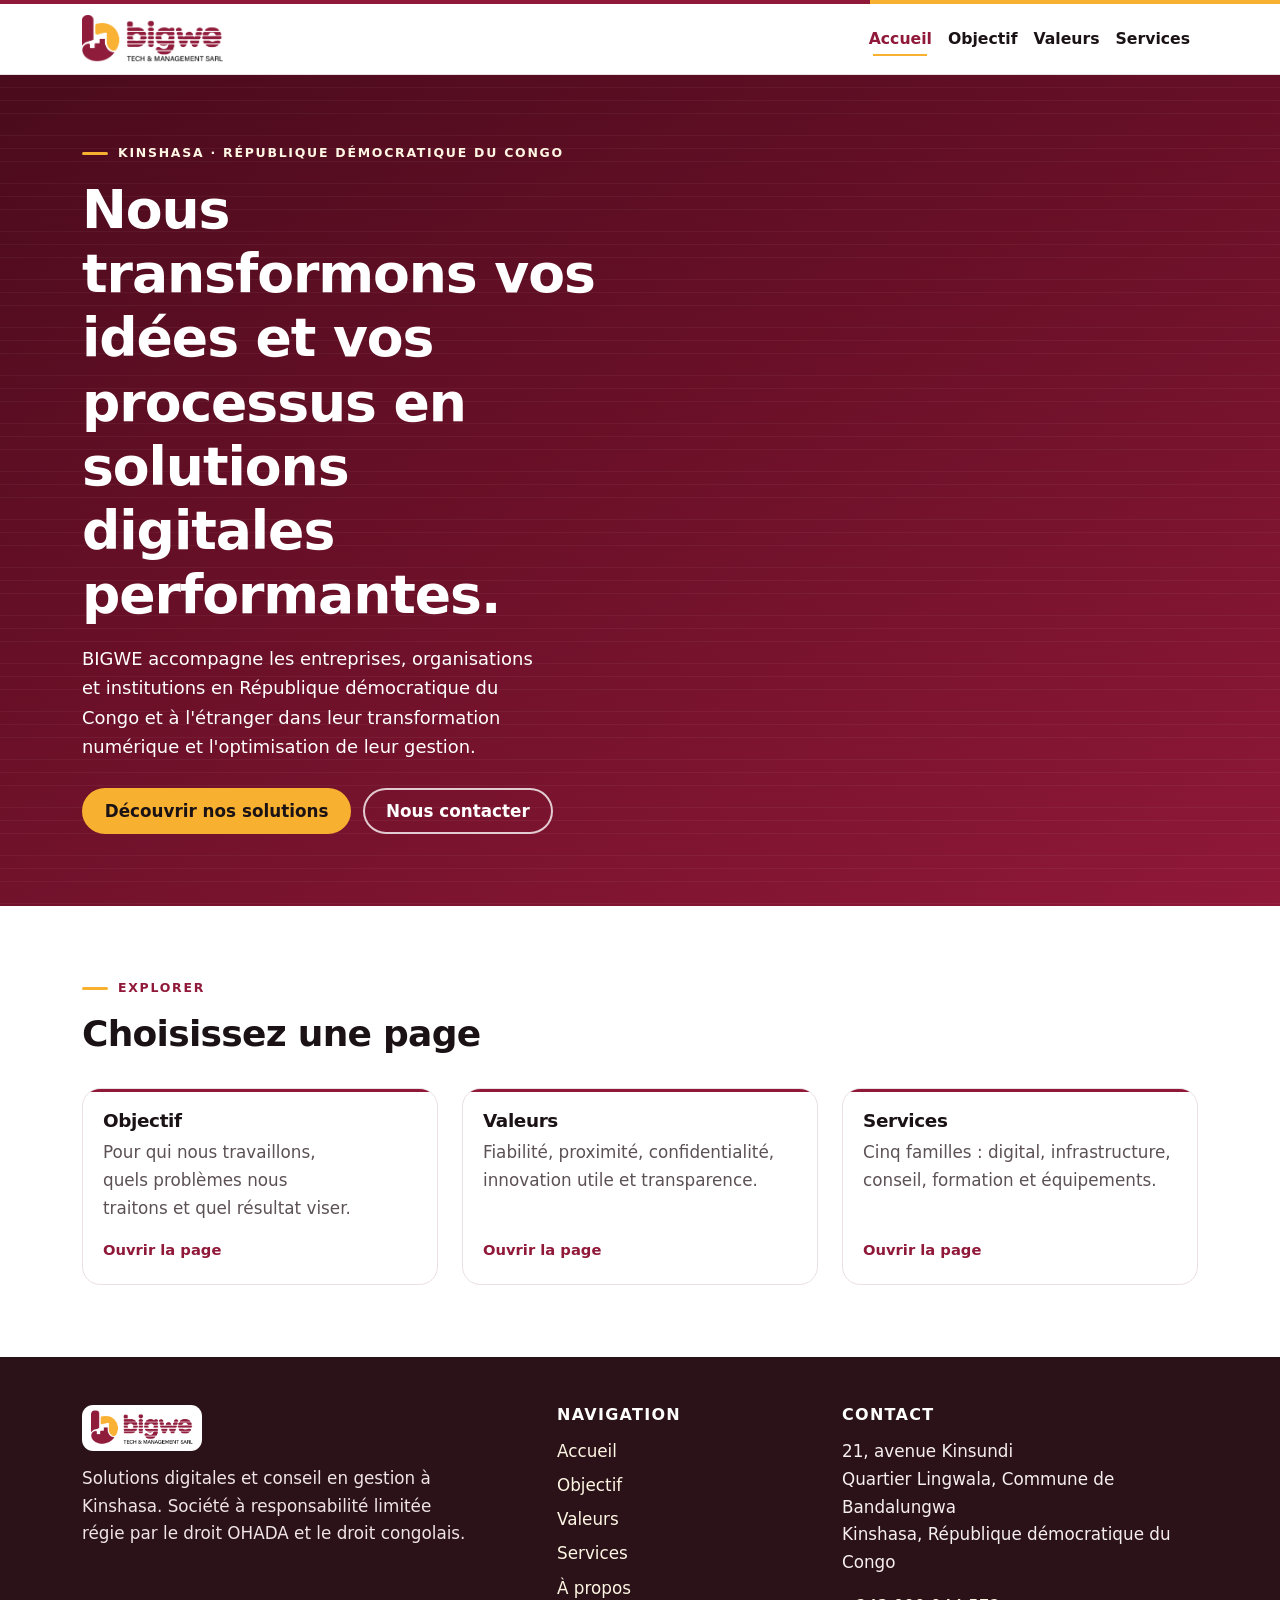
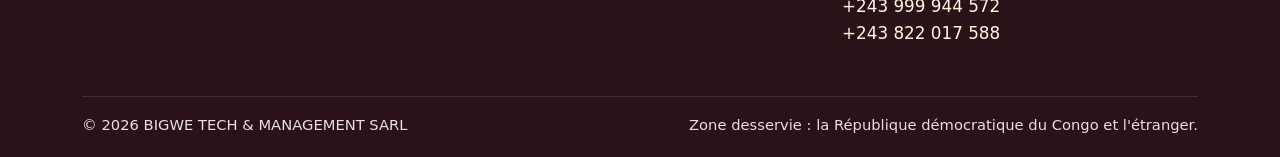
<file: index.html>
<!DOCTYPE html>
<html lang="fr">
<head>
  <meta charset="utf-8">
  <meta name="viewport" content="width=device-width, initial-scale=1">
  <title>BIGWE Tech &amp; Management | Solutions digitales à Kinshasa</title>
  <meta name="description" content="BIGWE Tech &amp; Management accompagne les entreprises en RDC dans le développement logiciel, la transformation numérique, les systèmes informatiques et le conseil en gestion.">
  <meta name="robots" content="index, follow">
  <meta name="theme-color" content="#901838">
  <meta name="referrer" content="strict-origin-when-cross-origin">
  <link rel="canonical" href="https://williambobia.github.io/bigwe/">
  <meta property="og:type" content="website">
  <meta property="og:locale" content="fr_FR">
  <meta property="og:site_name" content="BIGWE Tech &amp; Management">
  <meta property="og:url" content="https://williambobia.github.io/bigwe/">
  <meta property="og:title" content="BIGWE Tech &amp; Management | Solutions digitales à Kinshasa">
  <meta property="og:description" content="Développement logiciel, transformation numérique et conseil en gestion pour les organisations en République démocratique du Congo.">
  <meta property="og:image" content="https://williambobia.github.io/bigwe/images/logo-mark.png">
  <meta name="twitter:card" content="summary_large_image">
  <meta name="twitter:title" content="BIGWE Tech &amp; Management | Solutions digitales à Kinshasa">
  <meta name="twitter:description" content="Développement logiciel, transformation numérique et conseil en gestion pour les organisations en RDC.">
  <meta name="twitter:image" content="https://williambobia.github.io/bigwe/images/logo-mark.png">
  <meta http-equiv="Content-Security-Policy" content="default-src 'self'; script-src 'self' 'sha256-0LVv0d1uG2z0RR/SldttPPXPJvM5B0c9DJwjUhw8Ma8='; style-src 'self'; img-src 'self' data:; font-src 'self'; connect-src 'none'; object-src 'none'; base-uri 'self'; form-action 'none'; frame-src 'none'">
  <link rel="icon" href="favicon/favicon.ico" sizes="any">
  <link rel="icon" type="image/png" sizes="32x32" href="favicon/favicon-32.png">
  <link rel="apple-touch-icon" href="favicon/apple-touch-icon.png">
  <link rel="manifest" href="site.webmanifest">
  <link rel="stylesheet" href="vendor/bootstrap/bootstrap.min.css">
  <link rel="stylesheet" href="css/style.css">
  <script type="application/ld+json">{"@context":"https://schema.org","@type":"ProfessionalService","name":"BIGWE TECH & MANAGEMENT SARL","url":"https://williambobia.github.io/bigwe/","image":"https://williambobia.github.io/bigwe/images/logo-mark.png","telephone":["+243999944572","+243822017588"],"address":{"@type":"PostalAddress","streetAddress":"21, avenue Kinsundi, Quartier Lingwala","addressLocality":"Kinshasa","addressCountry":"CD"},"areaServed":[{"@type":"City","name":"Kinshasa"},{"@type":"Country","name":"République démocratique du Congo"}],"description":"BIGWE Tech & Management accompagne les entreprises en RDC dans le développement logiciel, la transformation numérique, les systèmes informatiques et le conseil en gestion."}</script>
</head>
<body>
  <a class="skip-link" href="#contenu">Aller au contenu</a>
  <header class="site-header" data-header>
    <nav class="navbar navbar-expand-lg navbar-light" aria-label="Navigation principale">
      <div class="container">
        <a class="navbar-brand" href="index.html">
          <img src="images/logo.png" alt="BIGWE Tech &amp; Management SARL" width="141" height="48">
        </a>
        <button class="navbar-toggler nav-toggle" type="button" data-nav-toggle aria-controls="navMain" aria-expanded="false" aria-label="Ouvrir le menu">
          <span class="nav-toggle-bars" aria-hidden="true"></span>
        </button>
        <div class="collapse navbar-collapse" id="navMain">
          <ul class="navbar-nav ms-lg-auto">
            <li class="nav-item"><a class="nav-link" href="index.html" aria-current="page">Accueil</a></li>
            <li class="nav-item"><a class="nav-link" href="objectif.html">Objectif</a></li>
            <li class="nav-item"><a class="nav-link" href="valeurs.html">Valeurs</a></li>
            <li class="nav-item"><a class="nav-link" href="services.html">Services</a></li>
          </ul>
        </div>
      </div>
    </nav>
  </header>

  <main id="contenu">
    <section class="hero">
      <div class="hero-stripes" aria-hidden="true"></div>
      <div class="container">
        <div class="row align-items-center g-4 g-lg-5">
          <div class="col-lg-6">
            <div class="hero-copy">
              <p class="eyebrow">Kinshasa · République démocratique du Congo</p>
              <h1>Nous transformons vos idées et vos processus en solutions digitales performantes.</h1>
              <p class="lead">BIGWE accompagne les entreprises, organisations et institutions en République démocratique du Congo et à l'étranger dans leur transformation numérique et l'optimisation de leur gestion.</p>
              <div class="hero-actions">
                <a class="btn-brand btn-gold" href="services.html">Découvrir nos solutions</a>
                <a class="btn-brand btn-line" href="https://wa.me/243822017588?text=Bonjour%20BIGWE%2C%20je%20souhaite%20vous%20contacter." target="_blank" rel="noopener noreferrer">Nous contacter</a>
              </div>
            </div>
          </div>
          <div class="col-lg-6">
            <div class="hero-panel">
              <div class="hero-panel-stripes" aria-hidden="true"></div>
              <img src="images/logo.png" alt="" width="460" height="156">
            </div>
          </div>
        </div>
      </div>
    </section>

    <section class="section" aria-labelledby="portes-titre">
      <div class="container">
        <div class="section-head">
          <p class="kicker">Explorer</p>
          <h2 id="portes-titre">Choisissez une page</h2>
        </div>
        <div class="row g-4">
          <div class="col-md-6 col-lg-4 reveal">
            <a class="domain-card" href="objectif.html">
              <h3>Objectif</h3>
              <p>Pour qui nous travaillons, quels problèmes nous traitons et quel résultat viser.</p>
              <span class="more">Ouvrir la page</span>
            </a>
          </div>
          <div class="col-md-6 col-lg-4 reveal">
            <a class="domain-card" href="valeurs.html">
              <h3>Valeurs</h3>
              <p>Fiabilité, proximité, confidentialité, innovation utile et transparence.</p>
              <span class="more">Ouvrir la page</span>
            </a>
          </div>
          <div class="col-md-6 col-lg-4 reveal">
            <a class="domain-card" href="services.html">
              <h3>Services</h3>
              <p>Cinq familles : digital, infrastructure, conseil, formation et équipements.</p>
              <span class="more">Ouvrir la page</span>
            </a>
          </div>
        </div>
      </div>
    </section>
  </main>

  <footer class="site-footer">
    <div class="container">
      <div class="row g-4">
        <div class="col-lg-5 footer-brand">
          <a href="index.html"><img class="footer-logo" src="images/logo.png" alt="BIGWE Tech &amp; Management SARL" width="132" height="45"></a>
          <p>Solutions digitales et conseil en gestion à Kinshasa. Société à responsabilité limitée régie par le droit OHADA et le droit congolais.</p>
        </div>
        <div class="col-6 col-lg-3">
          <h2>Navigation</h2>
          <ul>
            <li><a href="index.html">Accueil</a></li>
            <li><a href="objectif.html">Objectif</a></li>
            <li><a href="valeurs.html">Valeurs</a></li>
            <li><a href="services.html">Services</a></li>
            <li><a href="about.html">À propos</a></li>
          </ul>
        </div>
        <div class="col-6 col-lg-4" id="contact">
          <h2>Contact</h2>
          <address>
            21, avenue Kinsundi<br>
            Quartier Lingwala, Commune de Bandalungwa<br>
            Kinshasa, République démocratique du Congo
          </address>
          <p>
            <a href="tel:+243999944572">+243 999 944 572</a><br>
            <a href="tel:+243822017588">+243 822 017 588</a>
          </p>
        </div>
      </div>
      <div class="footer-bottom">
        <p>© <span data-year>2026</span> BIGWE TECH &amp; MANAGEMENT SARL</p>
        <p>Zone desservie : la République démocratique du Congo et l'étranger.</p>
      </div>
    </div>
  </footer>
  <script src="js/script.js" defer></script>
</body>
</html>
</file>
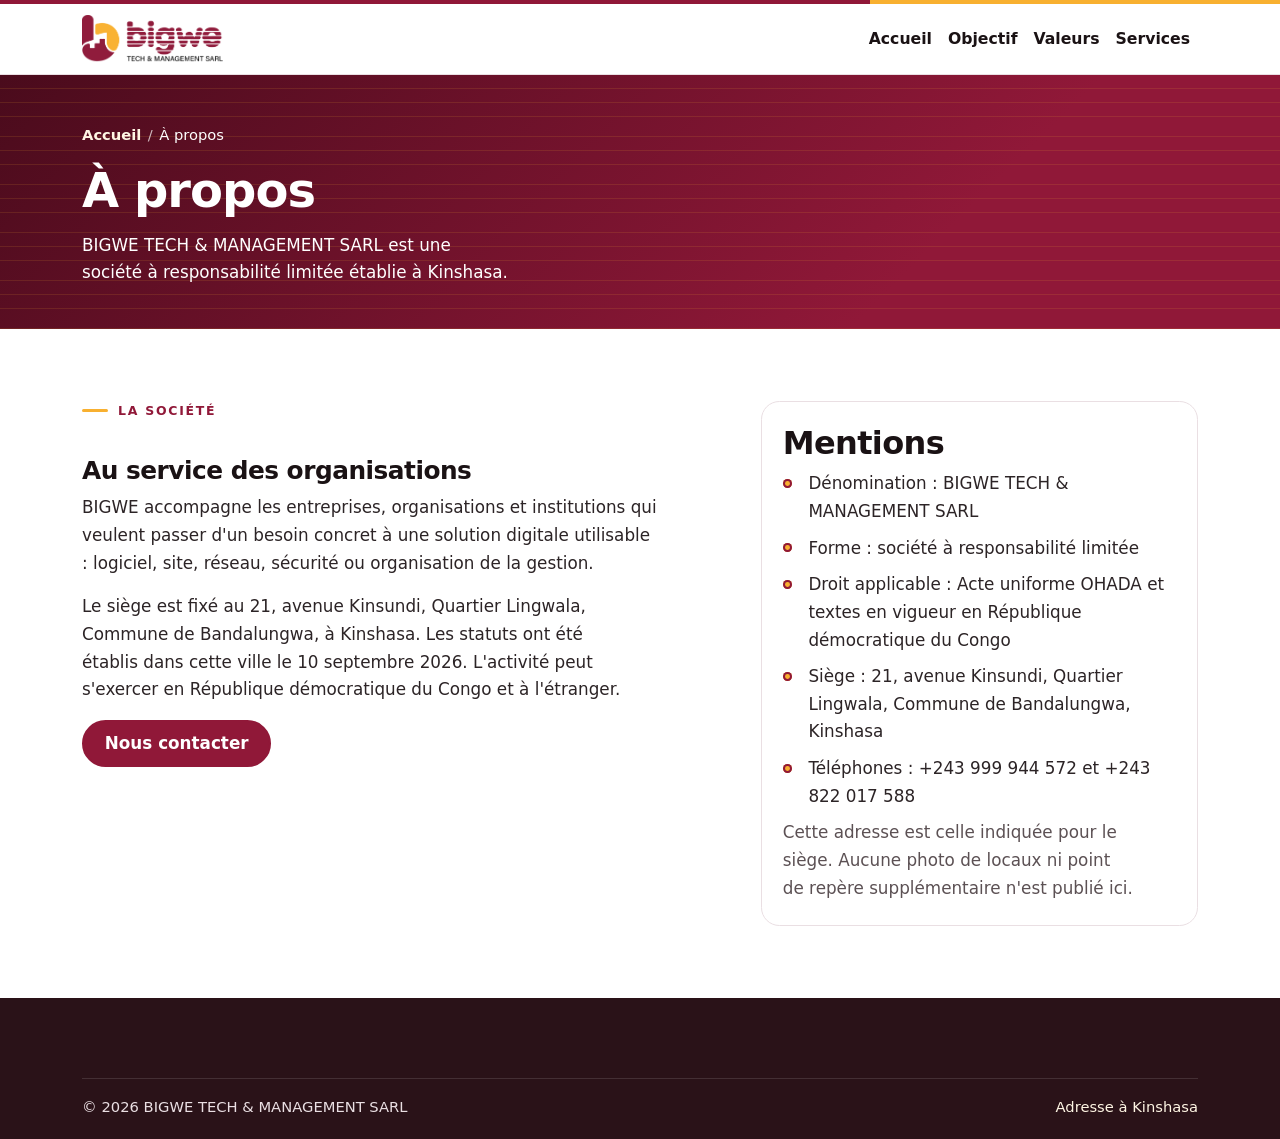
<file: about.html>
<!DOCTYPE html>
<html lang="fr">
<head>
  <meta charset="utf-8">
  <meta name="viewport" content="width=device-width, initial-scale=1">
  <title>À propos | BIGWE Tech &amp; Management</title>
  <meta name="description" content="BIGWE TECH &amp; MANAGEMENT SARL, société à Kinshasa, accompagne les organisations dans les solutions digitales et le conseil en gestion.">
  <meta name="robots" content="index, follow">
  <meta name="theme-color" content="#901838">
  <meta name="referrer" content="strict-origin-when-cross-origin">
  <link rel="canonical" href="https://williambobia.github.io/bigwe/about.html">
  <meta property="og:type" content="website">
  <meta property="og:locale" content="fr_FR">
  <meta property="og:url" content="https://williambobia.github.io/bigwe/about.html">
  <meta property="og:title" content="À propos | BIGWE Tech &amp; Management">
  <meta property="og:description" content="Société à responsabilité limitée à Kinshasa, spécialisée dans les solutions digitales et le conseil en gestion.">
  <meta property="og:image" content="https://williambobia.github.io/bigwe/images/logo-mark.png">
  <meta name="twitter:card" content="summary_large_image">
  <meta name="twitter:title" content="À propos | BIGWE Tech &amp; Management">
  <meta name="twitter:description" content="Société à responsabilité limitée à Kinshasa, spécialisée dans les solutions digitales et le conseil en gestion.">
  <meta name="twitter:image" content="https://williambobia.github.io/bigwe/images/logo-mark.png">
  <meta http-equiv="Content-Security-Policy" content="default-src 'self'; script-src 'self' 'sha256-0LVv0d1uG2z0RR/SldttPPXPJvM5B0c9DJwjUhw8Ma8='; style-src 'self'; img-src 'self' data:; font-src 'self'; connect-src 'none'; object-src 'none'; base-uri 'self'; form-action 'none'; frame-src 'none'">
  <link rel="icon" href="favicon/favicon.ico" sizes="any">
  <link rel="icon" type="image/png" sizes="32x32" href="favicon/favicon-32.png">
  <link rel="apple-touch-icon" href="favicon/apple-touch-icon.png">
  <link rel="manifest" href="site.webmanifest">
  <link rel="stylesheet" href="vendor/bootstrap/bootstrap.min.css">
  <link rel="stylesheet" href="css/style.css">
  <script type="application/ld+json">{"@context":"https://schema.org","@type":"ProfessionalService","name":"BIGWE TECH & MANAGEMENT SARL","url":"https://williambobia.github.io/bigwe/","image":"https://williambobia.github.io/bigwe/images/logo-mark.png","telephone":["+243999944572","+243822017588"],"address":{"@type":"PostalAddress","streetAddress":"21, avenue Kinsundi, Quartier Lingwala","addressLocality":"Kinshasa","addressCountry":"CD"},"areaServed":[{"@type":"City","name":"Kinshasa"},{"@type":"Country","name":"République démocratique du Congo"}],"description":"BIGWE Tech & Management accompagne les entreprises en RDC dans le développement logiciel, la transformation numérique, les systèmes informatiques et le conseil en gestion."}</script>
</head>
<body>
  <a class="skip-link" href="#contenu">Aller au contenu</a>
  <header class="site-header" data-header>
    <nav class="navbar navbar-expand-lg navbar-light" aria-label="Navigation principale">
      <div class="container">
        <a class="navbar-brand" href="index.html">
          <img src="images/logo.png" alt="BIGWE Tech &amp; Management SARL" width="141" height="48">
        </a>
        <button class="navbar-toggler nav-toggle" type="button" data-nav-toggle aria-controls="navMain" aria-expanded="false" aria-label="Ouvrir le menu">
          <span class="nav-toggle-bars" aria-hidden="true"></span>
        </button>
        <div class="collapse navbar-collapse" id="navMain">
          <ul class="navbar-nav ms-lg-auto">
            <li class="nav-item"><a class="nav-link" href="index.html">Accueil</a></li>
            <li class="nav-item"><a class="nav-link" href="objectif.html">Objectif</a></li>
            <li class="nav-item"><a class="nav-link" href="valeurs.html">Valeurs</a></li>
            <li class="nav-item"><a class="nav-link" href="services.html">Services</a></li>
          </ul>
        </div>
      </div>
    </nav>
  </header>
  <main id="contenu">
    <header class="page-hero">
      <div class="page-hero-stripes" aria-hidden="true"></div>
      <div class="container">
        <nav class="crumbs" aria-label="Fil d'Ariane">
          <a href="index.html">Accueil</a>
          <span aria-hidden="true">/</span>
          <span>À propos</span>
        </nav>
        <h1>À propos</h1>
        <p>BIGWE TECH &amp; MANAGEMENT SARL est une société à responsabilité limitée établie à Kinshasa.</p>
      </div>
    </header>
    <section class="section">
      <div class="container">
        <div class="row g-5">
          <div class="col-lg-7 prose">
            <p class="kicker">La société</p>
            <h2>Au service des organisations</h2>
            <p>BIGWE accompagne les entreprises, organisations et institutions qui veulent passer d'un besoin concret à une solution digitale utilisable : logiciel, site, réseau, sécurité ou organisation de la gestion.</p>
            <p>Le siège est fixé au 21, avenue Kinsundi, Quartier Lingwala, Commune de Bandalungwa, à Kinshasa. Les statuts ont été établis dans cette ville le 10 septembre 2026. L'activité peut s'exercer en République démocratique du Congo et à l'étranger.</p>
            <p><a class="btn-brand btn-solid" href="https://wa.me/243822017588?text=Bonjour%20BIGWE%2C%20je%20souhaite%20vous%20contacter." target="_blank" rel="noopener noreferrer">Nous contacter</a></p>
          </div>
          <div class="col-lg-5">
            <article class="info-card" id="mentions">
              <h2>Mentions</h2>
              <ul class="check-list">
                <li>Dénomination : BIGWE TECH &amp; MANAGEMENT SARL</li>
                <li>Forme : société à responsabilité limitée</li>
                <li>Droit applicable : Acte uniforme OHADA et textes en vigueur en République démocratique du Congo</li>
                <li>Siège : 21, avenue Kinsundi, Quartier Lingwala, Commune de Bandalungwa, Kinshasa</li>
                <li>Téléphones : +243 999 944 572 et +243 822 017 588</li>
              </ul>
              <p class="mb-0">Cette adresse est celle indiquée pour le siège. Aucune photo de locaux ni point de repère supplémentaire n'est publié ici.</p>
            </article>
          </div>
        </div>
      </div>
    </section>
  </main>
  <footer class="site-footer">
    <div class="container">
      <div class="footer-bottom">
        <p>© <span data-year>2026</span> BIGWE TECH &amp; MANAGEMENT SARL</p>
        <p><a href="index.html#contact">Adresse à Kinshasa</a></p>
      </div>
    </div>
  </footer>
  <script src="js/script.js" defer></script>
</body>
</html>
</file>
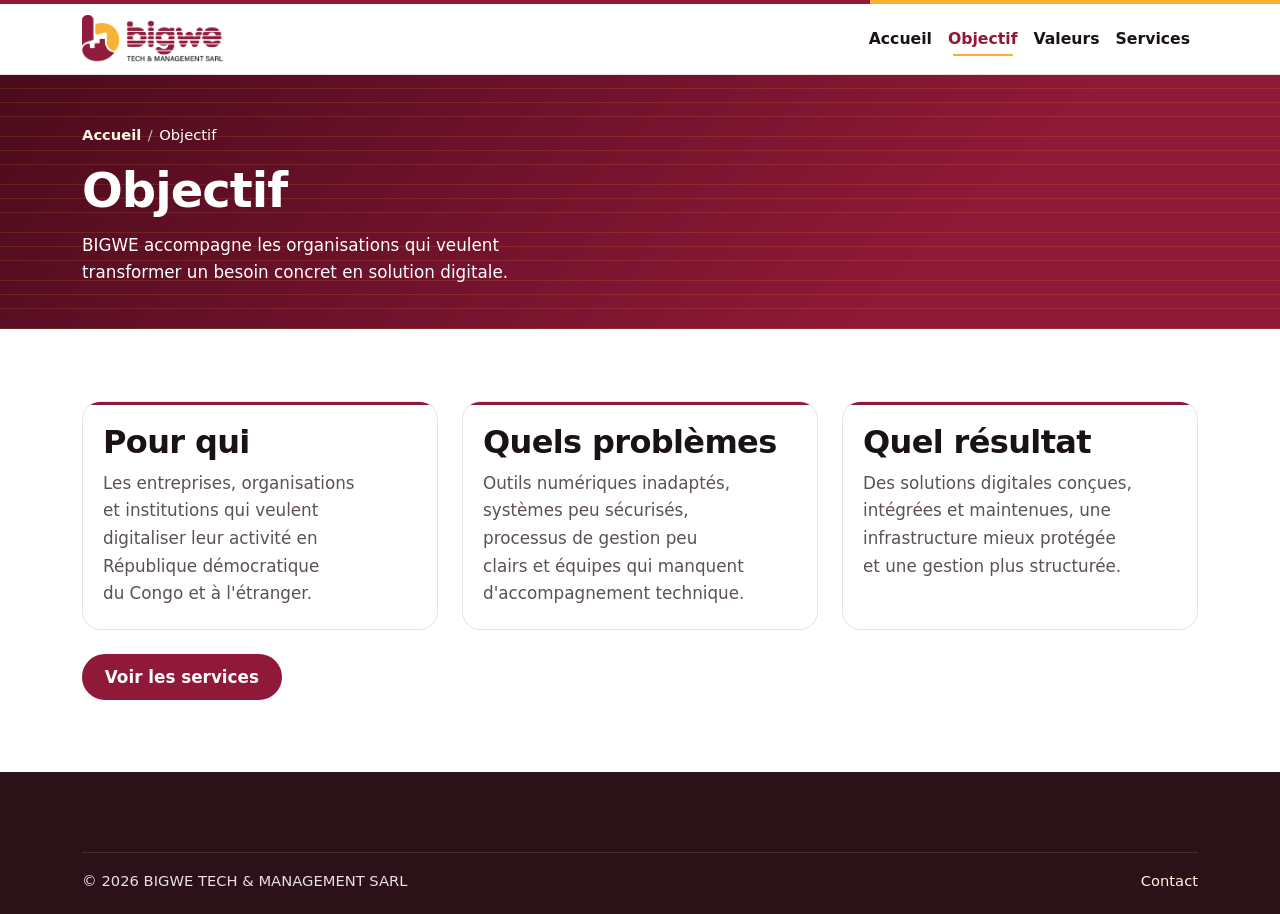
<file: objectif.html>
<!DOCTYPE html>
<html lang="fr">
<head>
  <meta charset="utf-8">
  <meta name="viewport" content="width=device-width, initial-scale=1">
  <title>Objectif | BIGWE Tech &amp; Management</title>
  <meta name="description" content="BIGWE accompagne les entreprises, organisations et institutions en RDC : problèmes traités et résultat visé.">
  <meta name="robots" content="index, follow">
  <meta name="theme-color" content="#901838">
  <meta name="referrer" content="strict-origin-when-cross-origin">
  <link rel="canonical" href="https://williambobia.github.io/bigwe/objectif.html">
  <meta property="og:type" content="website">
  <meta property="og:locale" content="fr_FR">
  <meta property="og:url" content="https://williambobia.github.io/bigwe/objectif.html">
  <meta property="og:title" content="Objectif | BIGWE Tech &amp; Management">
  <meta property="og:description" content="Pour qui BIGWE travaille, quels problèmes sont traités et quel résultat est visé.">
  <meta property="og:image" content="https://williambobia.github.io/bigwe/images/logo-mark.png">
  <meta name="twitter:card" content="summary_large_image">
  <meta name="twitter:title" content="Objectif | BIGWE Tech &amp; Management">
  <meta name="twitter:description" content="Pour qui BIGWE travaille, quels problèmes sont traités et quel résultat est visé.">
  <meta name="twitter:image" content="https://williambobia.github.io/bigwe/images/logo-mark.png">
  <meta http-equiv="Content-Security-Policy" content="default-src 'self'; script-src 'self' 'sha256-0LVv0d1uG2z0RR/SldttPPXPJvM5B0c9DJwjUhw8Ma8='; style-src 'self'; img-src 'self' data:; font-src 'self'; connect-src 'none'; object-src 'none'; base-uri 'self'; form-action 'none'; frame-src 'none'">
  <link rel="icon" href="favicon/favicon.ico" sizes="any">
  <link rel="icon" type="image/png" sizes="32x32" href="favicon/favicon-32.png">
  <link rel="apple-touch-icon" href="favicon/apple-touch-icon.png">
  <link rel="manifest" href="site.webmanifest">
  <link rel="stylesheet" href="vendor/bootstrap/bootstrap.min.css">
  <link rel="stylesheet" href="css/style.css">
  <script type="application/ld+json">{"@context":"https://schema.org","@type":"ProfessionalService","name":"BIGWE TECH & MANAGEMENT SARL","url":"https://williambobia.github.io/bigwe/","image":"https://williambobia.github.io/bigwe/images/logo-mark.png","telephone":["+243999944572","+243822017588"],"address":{"@type":"PostalAddress","streetAddress":"21, avenue Kinsundi, Quartier Lingwala","addressLocality":"Kinshasa","addressCountry":"CD"},"areaServed":[{"@type":"City","name":"Kinshasa"},{"@type":"Country","name":"République démocratique du Congo"}],"description":"BIGWE Tech & Management accompagne les entreprises en RDC dans le développement logiciel, la transformation numérique, les systèmes informatiques et le conseil en gestion."}</script>
</head>
<body>
  <a class="skip-link" href="#contenu">Aller au contenu</a>
  <header class="site-header" data-header>
    <nav class="navbar navbar-expand-lg navbar-light" aria-label="Navigation principale">
      <div class="container">
        <a class="navbar-brand" href="index.html">
          <img src="images/logo.png" alt="BIGWE Tech &amp; Management SARL" width="141" height="48">
        </a>
        <button class="navbar-toggler nav-toggle" type="button" data-nav-toggle aria-controls="navMain" aria-expanded="false" aria-label="Ouvrir le menu">
          <span class="nav-toggle-bars" aria-hidden="true"></span>
        </button>
        <div class="collapse navbar-collapse" id="navMain">
          <ul class="navbar-nav ms-lg-auto">
            <li class="nav-item"><a class="nav-link" href="index.html">Accueil</a></li>
            <li class="nav-item"><a class="nav-link" href="objectif.html" aria-current="page">Objectif</a></li>
            <li class="nav-item"><a class="nav-link" href="valeurs.html">Valeurs</a></li>
            <li class="nav-item"><a class="nav-link" href="services.html">Services</a></li>
          </ul>
        </div>
      </div>
    </nav>
  </header>
  <main id="contenu">
    <header class="page-hero">
      <div class="page-hero-stripes" aria-hidden="true"></div>
      <div class="container">
        <nav class="crumbs" aria-label="Fil d'Ariane">
          <a href="index.html">Accueil</a>
          <span aria-hidden="true">/</span>
          <span>Objectif</span>
        </nav>
        <h1>Objectif</h1>
        <p>BIGWE accompagne les organisations qui veulent transformer un besoin concret en solution digitale.</p>
      </div>
    </header>
    <section class="section">
      <div class="container">
        <div class="row g-4">
          <div class="col-md-4 reveal">
            <article class="principle">
              <h2>Pour qui</h2>
              <p>Les entreprises, organisations et institutions qui veulent digitaliser leur activité en République démocratique du Congo et à l'étranger.</p>
            </article>
          </div>
          <div class="col-md-4 reveal">
            <article class="principle">
              <h2>Quels problèmes</h2>
              <p>Outils numériques inadaptés, systèmes peu sécurisés, processus de gestion peu clairs et équipes qui manquent d'accompagnement technique.</p>
            </article>
          </div>
          <div class="col-md-4 reveal">
            <article class="principle">
              <h2>Quel résultat</h2>
              <p>Des solutions digitales conçues, intégrées et maintenues, une infrastructure mieux protégée et une gestion plus structurée.</p>
            </article>
          </div>
        </div>
        <p class="mt-4 mb-0"><a class="btn-brand btn-solid" href="services.html">Voir les services</a></p>
      </div>
    </section>
  </main>
  <footer class="site-footer">
    <div class="container">
      <div class="footer-bottom">
        <p>© <span data-year>2026</span> BIGWE TECH &amp; MANAGEMENT SARL</p>
        <p><a href="index.html#contact">Contact</a></p>
      </div>
    </div>
  </footer>
  <script src="js/script.js" defer></script>
</body>
</html>
</file>
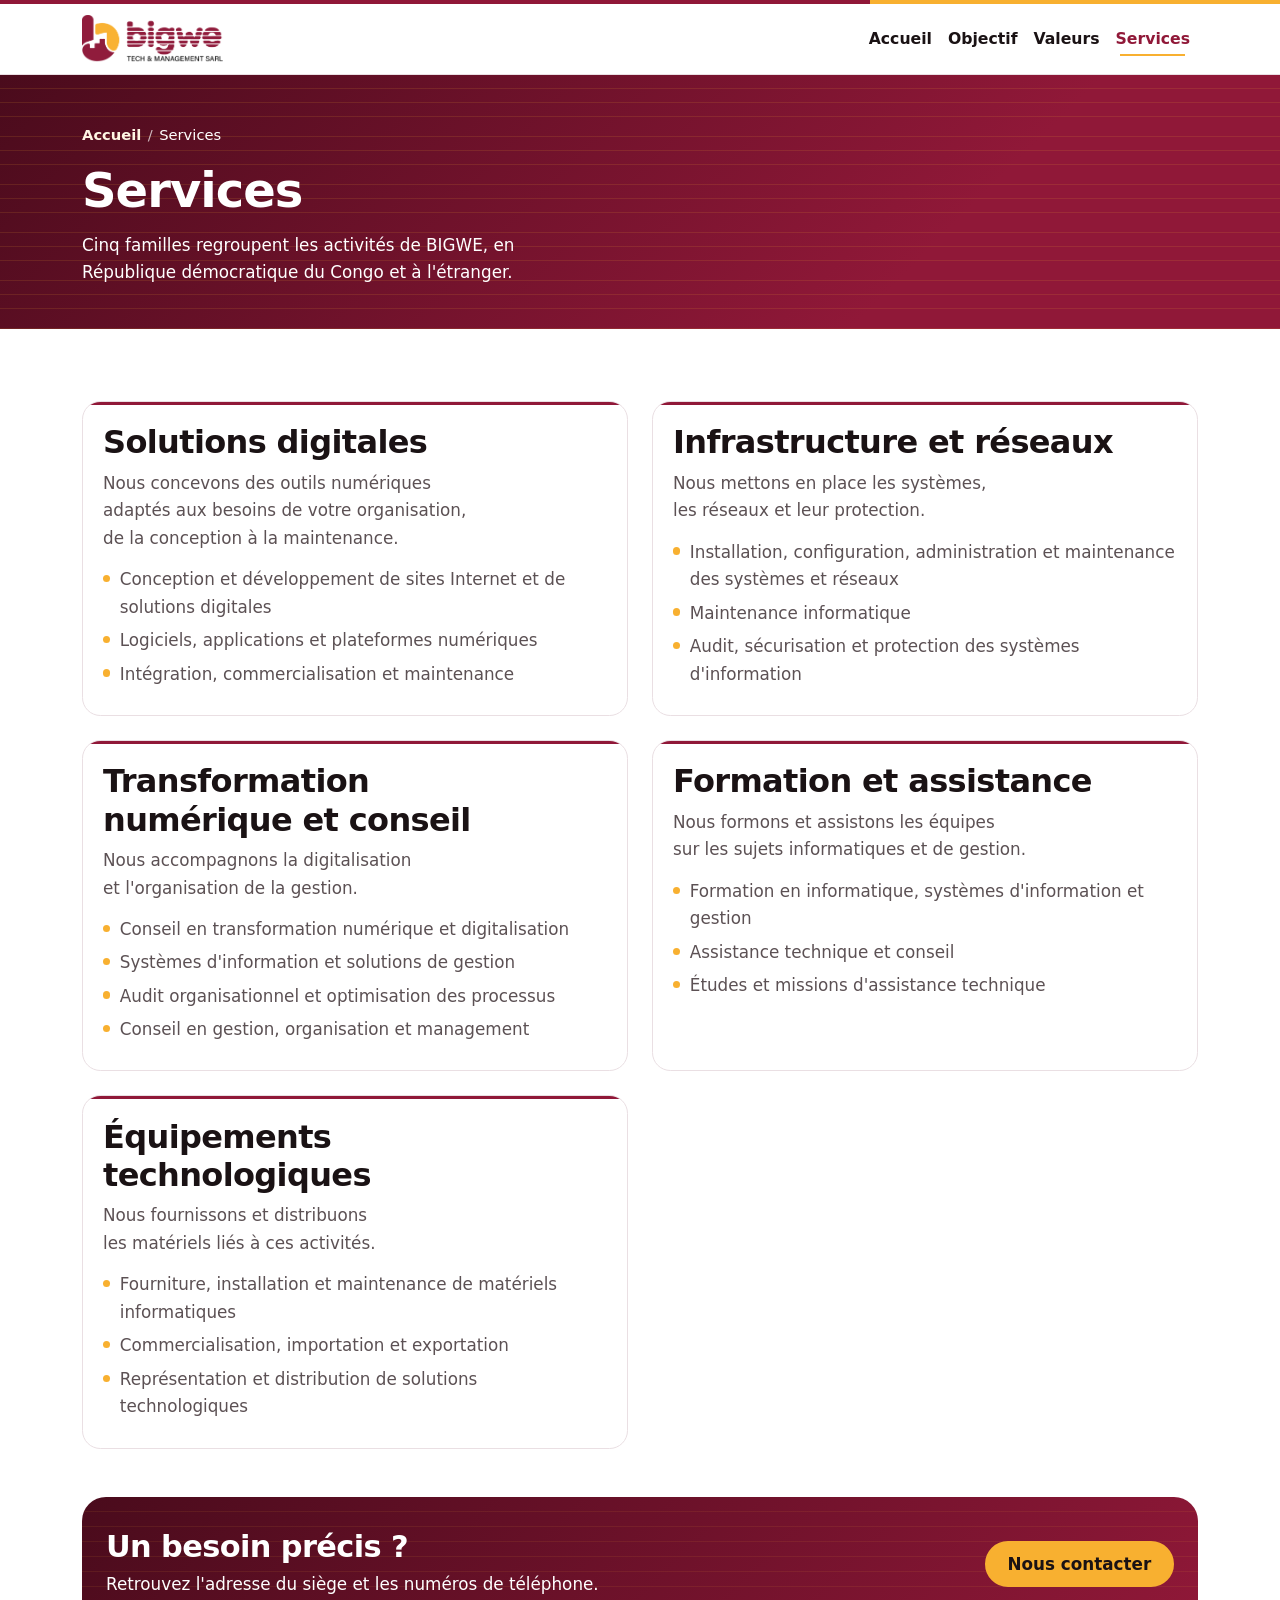
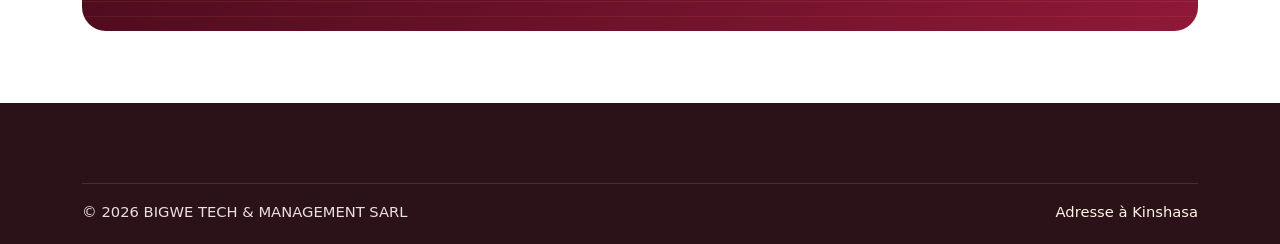
<file: services.html>
<!DOCTYPE html>
<html lang="fr">
<head>
  <meta charset="utf-8">
  <meta name="viewport" content="width=device-width, initial-scale=1">
  <title>Services | BIGWE Tech &amp; Management</title>
  <meta name="description" content="Solutions digitales, transformation numérique, formation et équipements informatiques proposés par BIGWE Tech &amp; Management à Kinshasa.">
  <meta name="robots" content="index, follow">
  <meta name="theme-color" content="#901838">
  <meta name="referrer" content="strict-origin-when-cross-origin">
  <link rel="canonical" href="https://williambobia.github.io/bigwe/services.html">
  <meta property="og:type" content="website">
  <meta property="og:locale" content="fr_FR">
  <meta property="og:url" content="https://williambobia.github.io/bigwe/services.html">
  <meta property="og:title" content="Services | BIGWE Tech &amp; Management">
  <meta property="og:description" content="Cinq familles de services : solutions digitales, infrastructure, conseil, formation et équipements.">
  <meta property="og:image" content="https://williambobia.github.io/bigwe/images/logo-mark.png">
  <meta name="twitter:card" content="summary_large_image">
  <meta name="twitter:title" content="Services | BIGWE Tech &amp; Management">
  <meta name="twitter:description" content="Cinq familles de services pour les organisations en République démocratique du Congo.">
  <meta name="twitter:image" content="https://williambobia.github.io/bigwe/images/logo-mark.png">
  <meta http-equiv="Content-Security-Policy" content="default-src 'self'; script-src 'self' 'sha256-0LVv0d1uG2z0RR/SldttPPXPJvM5B0c9DJwjUhw8Ma8='; style-src 'self'; img-src 'self' data:; font-src 'self'; connect-src 'none'; object-src 'none'; base-uri 'self'; form-action 'none'; frame-src 'none'">
  <link rel="icon" href="favicon/favicon.ico" sizes="any">
  <link rel="icon" type="image/png" sizes="32x32" href="favicon/favicon-32.png">
  <link rel="apple-touch-icon" href="favicon/apple-touch-icon.png">
  <link rel="manifest" href="site.webmanifest">
  <link rel="stylesheet" href="vendor/bootstrap/bootstrap.min.css">
  <link rel="stylesheet" href="css/style.css">
  <script type="application/ld+json">{"@context":"https://schema.org","@type":"ProfessionalService","name":"BIGWE TECH & MANAGEMENT SARL","url":"https://williambobia.github.io/bigwe/","image":"https://williambobia.github.io/bigwe/images/logo-mark.png","telephone":["+243999944572","+243822017588"],"address":{"@type":"PostalAddress","streetAddress":"21, avenue Kinsundi, Quartier Lingwala","addressLocality":"Kinshasa","addressCountry":"CD"},"areaServed":[{"@type":"City","name":"Kinshasa"},{"@type":"Country","name":"République démocratique du Congo"}],"description":"BIGWE Tech & Management accompagne les entreprises en RDC dans le développement logiciel, la transformation numérique, les systèmes informatiques et le conseil en gestion."}</script>
</head>
<body>
  <a class="skip-link" href="#contenu">Aller au contenu</a>
  <header class="site-header" data-header>
    <nav class="navbar navbar-expand-lg navbar-light" aria-label="Navigation principale">
      <div class="container">
        <a class="navbar-brand" href="index.html">
          <img src="images/logo.png" alt="BIGWE Tech &amp; Management SARL" width="141" height="48">
        </a>
        <button class="navbar-toggler nav-toggle" type="button" data-nav-toggle aria-controls="navMain" aria-expanded="false" aria-label="Ouvrir le menu">
          <span class="nav-toggle-bars" aria-hidden="true"></span>
        </button>
        <div class="collapse navbar-collapse" id="navMain">
          <ul class="navbar-nav ms-lg-auto">
            <li class="nav-item"><a class="nav-link" href="index.html">Accueil</a></li>
            <li class="nav-item"><a class="nav-link" href="objectif.html">Objectif</a></li>
            <li class="nav-item"><a class="nav-link" href="valeurs.html">Valeurs</a></li>
            <li class="nav-item"><a class="nav-link" href="services.html" aria-current="page">Services</a></li>
          </ul>
        </div>
      </div>
    </nav>
  </header>
  <main id="contenu">
    <header class="page-hero">
      <div class="page-hero-stripes" aria-hidden="true"></div>
      <div class="container">
        <nav class="crumbs" aria-label="Fil d'Ariane">
          <a href="index.html">Accueil</a>
          <span aria-hidden="true">/</span>
          <span>Services</span>
        </nav>
        <h1>Services</h1>
        <p>Cinq familles regroupent les activités de BIGWE, en République démocratique du Congo et à l'étranger.</p>
      </div>
    </header>
    <section class="section">
      <div class="container">
        <div class="row g-4">
          <div class="col-lg-6 reveal">
            <article class="service-card" id="digital">
              <h2>Solutions digitales</h2>
              <p>Nous concevons des outils numériques adaptés aux besoins de votre organisation, de la conception à la maintenance.</p>
              <ul class="family-list">
                <li>Conception et développement de sites Internet et de solutions digitales</li>
                <li>Logiciels, applications et plateformes numériques</li>
                <li>Intégration, commercialisation et maintenance</li>
              </ul>
            </article>
          </div>
          <div class="col-lg-6 reveal">
            <article class="service-card" id="securite">
              <h2>Infrastructure et réseaux</h2>
              <p>Nous mettons en place les systèmes, les réseaux et leur protection.</p>
              <ul class="family-list">
                <li>Installation, configuration, administration et maintenance des systèmes et réseaux</li>
                <li>Maintenance informatique</li>
                <li>Audit, sécurisation et protection des systèmes d'information</li>
              </ul>
            </article>
          </div>
          <div class="col-lg-6 reveal">
            <article class="service-card" id="conseil">
              <h2>Transformation numérique et conseil</h2>
              <p>Nous accompagnons la digitalisation et l'organisation de la gestion.</p>
              <ul class="family-list">
                <li>Conseil en transformation numérique et digitalisation</li>
                <li>Systèmes d'information et solutions de gestion</li>
                <li>Audit organisationnel et optimisation des processus</li>
                <li>Conseil en gestion, organisation et management</li>
              </ul>
            </article>
          </div>
          <div class="col-lg-6 reveal">
            <article class="service-card" id="formation">
              <h2>Formation et assistance</h2>
              <p>Nous formons et assistons les équipes sur les sujets informatiques et de gestion.</p>
              <ul class="family-list">
                <li>Formation en informatique, systèmes d'information et gestion</li>
                <li>Assistance technique et conseil</li>
                <li>Études et missions d'assistance technique</li>
              </ul>
            </article>
          </div>
          <div class="col-lg-6 reveal">
            <article class="service-card" id="equipements">
              <h2>Équipements technologiques</h2>
              <p>Nous fournissons et distribuons les matériels liés à ces activités.</p>
              <ul class="family-list">
                <li>Fourniture, installation et maintenance de matériels informatiques</li>
                <li>Commercialisation, importation et exportation</li>
                <li>Représentation et distribution de solutions technologiques</li>
              </ul>
            </article>
          </div>
        </div>
        <div class="cta-band mt-5">
          <div>
            <h2>Un besoin précis ?</h2>
            <p>Retrouvez l'adresse du siège et les numéros de téléphone.</p>
          </div>
          <a class="btn-brand btn-gold" href="https://wa.me/243822017588?text=Bonjour%20BIGWE%2C%20je%20souhaite%20vous%20contacter." target="_blank" rel="noopener noreferrer">Nous contacter</a>
        </div>
      </div>
    </section>
  </main>
  <footer class="site-footer">
    <div class="container">
      <div class="footer-bottom">
        <p>© <span data-year>2026</span> BIGWE TECH &amp; MANAGEMENT SARL</p>
        <p><a href="index.html#contact">Adresse à Kinshasa</a></p>
      </div>
    </div>
  </footer>
  <script src="js/script.js" defer></script>
</body>
</html>
</file>
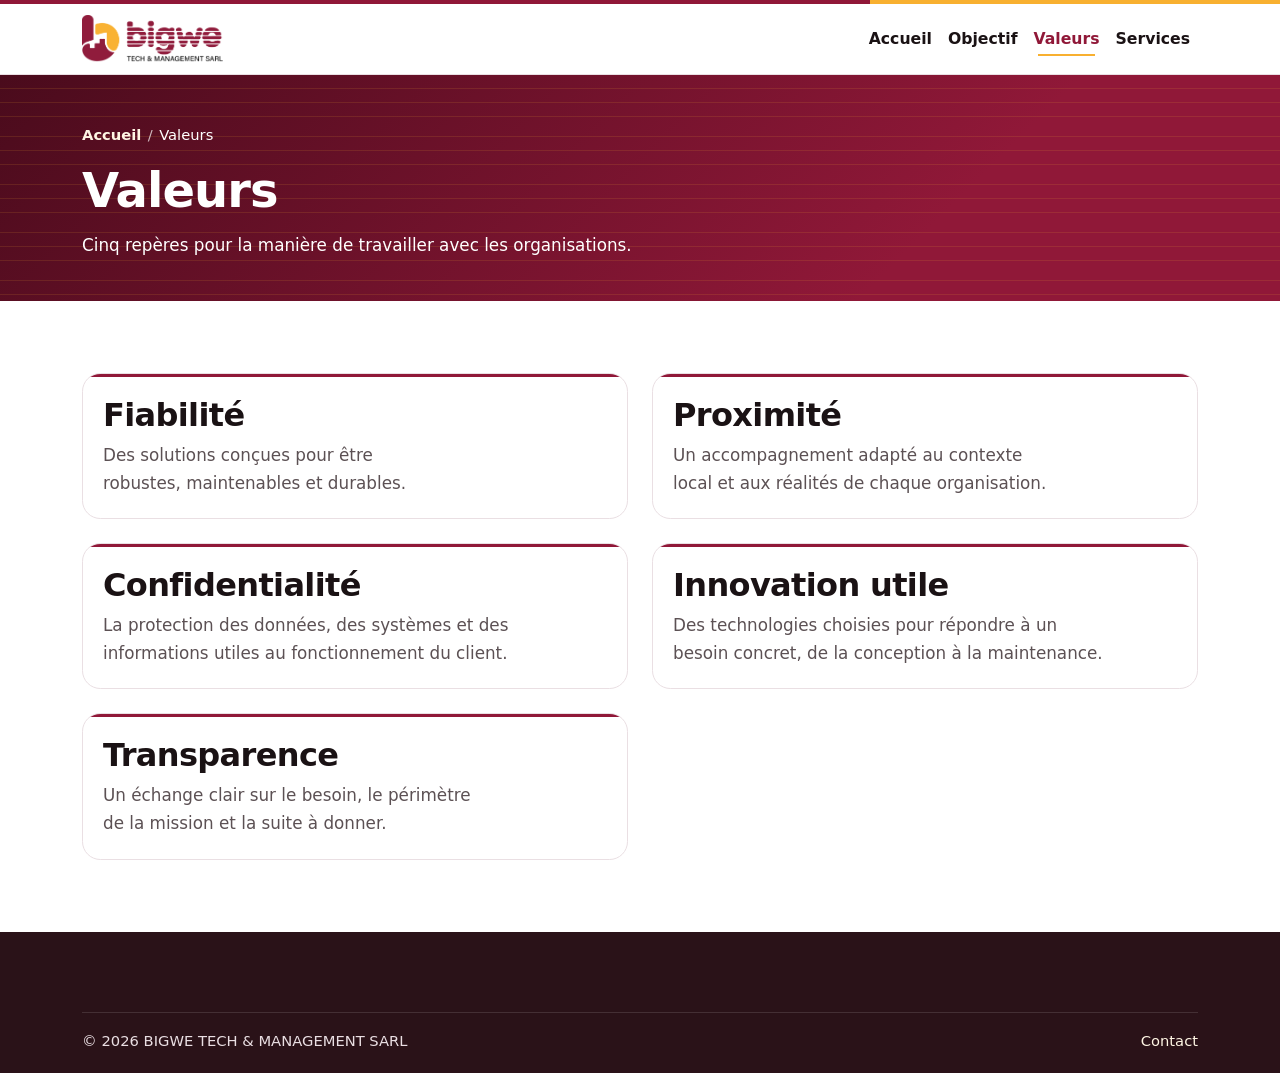
<file: valeurs.html>
<!DOCTYPE html>
<html lang="fr">
<head>
  <meta charset="utf-8">
  <meta name="viewport" content="width=device-width, initial-scale=1">
  <title>Valeurs | BIGWE Tech &amp; Management</title>
  <meta name="description" content="Fiabilité, proximité, confidentialité, innovation utile et transparence : la manière de travailler de BIGWE.">
  <meta name="robots" content="index, follow">
  <meta name="theme-color" content="#901838">
  <meta name="referrer" content="strict-origin-when-cross-origin">
  <link rel="canonical" href="https://williambobia.github.io/bigwe/valeurs.html">
  <meta property="og:type" content="website">
  <meta property="og:locale" content="fr_FR">
  <meta property="og:url" content="https://williambobia.github.io/bigwe/valeurs.html">
  <meta property="og:title" content="Valeurs | BIGWE Tech &amp; Management">
  <meta property="og:description" content="Fiabilité, proximité, confidentialité, innovation utile et transparence.">
  <meta property="og:image" content="https://williambobia.github.io/bigwe/images/logo-mark.png">
  <meta name="twitter:card" content="summary_large_image">
  <meta name="twitter:title" content="Valeurs | BIGWE Tech &amp; Management">
  <meta name="twitter:description" content="Fiabilité, proximité, confidentialité, innovation utile et transparence.">
  <meta name="twitter:image" content="https://williambobia.github.io/bigwe/images/logo-mark.png">
  <meta http-equiv="Content-Security-Policy" content="default-src 'self'; script-src 'self' 'sha256-0LVv0d1uG2z0RR/SldttPPXPJvM5B0c9DJwjUhw8Ma8='; style-src 'self'; img-src 'self' data:; font-src 'self'; connect-src 'none'; object-src 'none'; base-uri 'self'; form-action 'none'; frame-src 'none'">
  <link rel="icon" href="favicon/favicon.ico" sizes="any">
  <link rel="icon" type="image/png" sizes="32x32" href="favicon/favicon-32.png">
  <link rel="apple-touch-icon" href="favicon/apple-touch-icon.png">
  <link rel="manifest" href="site.webmanifest">
  <link rel="stylesheet" href="vendor/bootstrap/bootstrap.min.css">
  <link rel="stylesheet" href="css/style.css">
  <script type="application/ld+json">{"@context":"https://schema.org","@type":"ProfessionalService","name":"BIGWE TECH & MANAGEMENT SARL","url":"https://williambobia.github.io/bigwe/","image":"https://williambobia.github.io/bigwe/images/logo-mark.png","telephone":["+243999944572","+243822017588"],"address":{"@type":"PostalAddress","streetAddress":"21, avenue Kinsundi, Quartier Lingwala","addressLocality":"Kinshasa","addressCountry":"CD"},"areaServed":[{"@type":"City","name":"Kinshasa"},{"@type":"Country","name":"République démocratique du Congo"}],"description":"BIGWE Tech & Management accompagne les entreprises en RDC dans le développement logiciel, la transformation numérique, les systèmes informatiques et le conseil en gestion."}</script>
</head>
<body>
  <a class="skip-link" href="#contenu">Aller au contenu</a>
  <header class="site-header" data-header>
    <nav class="navbar navbar-expand-lg navbar-light" aria-label="Navigation principale">
      <div class="container">
        <a class="navbar-brand" href="index.html">
          <img src="images/logo.png" alt="BIGWE Tech &amp; Management SARL" width="141" height="48">
        </a>
        <button class="navbar-toggler nav-toggle" type="button" data-nav-toggle aria-controls="navMain" aria-expanded="false" aria-label="Ouvrir le menu">
          <span class="nav-toggle-bars" aria-hidden="true"></span>
        </button>
        <div class="collapse navbar-collapse" id="navMain">
          <ul class="navbar-nav ms-lg-auto">
            <li class="nav-item"><a class="nav-link" href="index.html">Accueil</a></li>
            <li class="nav-item"><a class="nav-link" href="objectif.html">Objectif</a></li>
            <li class="nav-item"><a class="nav-link" href="valeurs.html" aria-current="page">Valeurs</a></li>
            <li class="nav-item"><a class="nav-link" href="services.html">Services</a></li>
          </ul>
        </div>
      </div>
    </nav>
  </header>
  <main id="contenu">
    <header class="page-hero">
      <div class="page-hero-stripes" aria-hidden="true"></div>
      <div class="container">
        <nav class="crumbs" aria-label="Fil d'Ariane">
          <a href="index.html">Accueil</a>
          <span aria-hidden="true">/</span>
          <span>Valeurs</span>
        </nav>
        <h1>Valeurs</h1>
        <p>Cinq repères pour la manière de travailler avec les organisations.</p>
      </div>
    </header>
    <section class="section">
      <div class="container">
        <div class="row g-4">
          <div class="col-md-6 reveal">
            <article class="principle">
              <h2>Fiabilité</h2>
              <p>Des solutions conçues pour être robustes, maintenables et durables.</p>
            </article>
          </div>
          <div class="col-md-6 reveal">
            <article class="principle">
              <h2>Proximité</h2>
              <p>Un accompagnement adapté au contexte local et aux réalités de chaque organisation.</p>
            </article>
          </div>
          <div class="col-md-6 reveal">
            <article class="principle">
              <h2>Confidentialité</h2>
              <p>La protection des données, des systèmes et des informations utiles au fonctionnement du client.</p>
            </article>
          </div>
          <div class="col-md-6 reveal">
            <article class="principle">
              <h2>Innovation utile</h2>
              <p>Des technologies choisies pour répondre à un besoin concret, de la conception à la maintenance.</p>
            </article>
          </div>
          <div class="col-md-6 reveal">
            <article class="principle">
              <h2>Transparence</h2>
              <p>Un échange clair sur le besoin, le périmètre de la mission et la suite à donner.</p>
            </article>
          </div>
        </div>
      </div>
    </section>
  </main>
  <footer class="site-footer">
    <div class="container">
      <div class="footer-bottom">
        <p>© <span data-year>2026</span> BIGWE TECH &amp; MANAGEMENT SARL</p>
        <p><a href="index.html#contact">Contact</a></p>
      </div>
    </div>
  </footer>
  <script src="js/script.js" defer></script>
</body>
</html>
</file>
<file: css/style.css>
:root {
  --burgundy: #901838;
  --burgundy-dark: #6b1028;
  --burgundy-deep: #4a0b1c;
  --gold: #f8b030;
  --gold-deep: #c48412;
  --ink: #1a1214;
  --text: #2c2426;
  --muted: #5c5154;
  --cream: #fbf7f4;
  --paper: #ffffff;
  --line: #eadfe3;
  --gold-soft: #fff6e4;
  --shadow: 0 14px 40px rgba(74, 11, 28, 0.08);
  --radius: 1.15rem;
  --font: "Segoe UI", system-ui, -apple-system, "Helvetica Neue", Arial, sans-serif;
  --header-offset: 5.5rem;
}

*,
*::before,
*::after {
  box-sizing: border-box;
}

html {
  scroll-behavior: smooth;
  scroll-padding-top: var(--header-offset);
}

body {
  margin: 0;
  font-family: var(--font);
  color: var(--text);
  background: var(--paper);
  line-height: 1.65;
  font-size: 1.05rem;
}

img {
  max-width: 100%;
  height: auto;
}

a {
  color: var(--burgundy);
  text-decoration-thickness: 1px;
  text-underline-offset: 0.18em;
}

a:hover {
  color: var(--burgundy-dark);
}

h1,
h2,
h3,
p {
  text-wrap: balance;
}

h1,
h2,
h3 {
  color: var(--ink);
  line-height: 1.2;
  font-weight: 700;
  letter-spacing: -0.02em;
}

p {
  margin-top: 0;
}

.skip-link {
  position: absolute;
  left: 1rem;
  top: -3rem;
  z-index: 2000;
  background: var(--gold);
  color: var(--ink);
  padding: 0.6rem 1rem;
  border-radius: 0.5rem;
  font-weight: 700;
  text-decoration: none;
}

.skip-link:focus {
  top: 0.75rem;
}

:focus-visible {
  outline: 3px solid var(--gold);
  outline-offset: 3px;
}

[hidden] {
  display: none !important;
}

.site-header {
  position: sticky;
  top: 0;
  z-index: 1030;
  background: rgba(255, 255, 255, 0.96);
  backdrop-filter: blur(10px);
  border-bottom: 1px solid var(--line);
}

.site-header::before {
  content: "";
  display: block;
  height: 4px;
  background: linear-gradient(90deg, var(--burgundy) 0 68%, var(--gold) 68% 100%);
}

.site-header.is-scrolled {
  box-shadow: 0 10px 28px rgba(26, 18, 20, 0.08);
}

.navbar {
  padding-top: 0.7rem;
  padding-bottom: 0.7rem;
}

.navbar-brand {
  padding: 0;
  margin-right: 1rem;
  line-height: 0;
}

.navbar-brand img {
  height: 48px;
  width: auto;
}

.nav-toggle {
  width: 2.75rem;
  height: 2.75rem;
  border: 1px solid var(--line);
  border-radius: 0.75rem;
  background: #fff;
  display: inline-flex;
  align-items: center;
  justify-content: center;
  padding: 0;
}

.nav-toggle-bars,
.nav-toggle-bars::before,
.nav-toggle-bars::after {
  display: block;
  width: 1.15rem;
  height: 2px;
  background: var(--burgundy);
  border-radius: 2px;
  position: relative;
  transition: transform 0.25s ease, opacity 0.2s ease, background 0.2s ease;
}

.nav-toggle-bars::before,
.nav-toggle-bars::after {
  content: "";
  position: absolute;
  left: 0;
}

.nav-toggle-bars::before {
  top: -6px;
}

.nav-toggle-bars::after {
  top: 6px;
}

.nav-toggle[aria-expanded="true"] .nav-toggle-bars {
  background: transparent;
}

.nav-toggle[aria-expanded="true"] .nav-toggle-bars::before {
  top: 0;
  transform: rotate(45deg);
}

.nav-toggle[aria-expanded="true"] .nav-toggle-bars::after {
  top: 0;
  transform: rotate(-45deg);
}

.navbar .nav-link {
  color: var(--ink);
  font-weight: 600;
  font-size: 0.98rem;
  padding: 0.55rem 0.8rem;
  position: relative;
}

.navbar .nav-link[aria-current="page"] {
  color: var(--burgundy);
}

.navbar .nav-link::after {
  content: "";
  position: absolute;
  left: 0.8rem;
  right: 0.8rem;
  bottom: 0.3rem;
  height: 2px;
  background: var(--gold);
  transform: scaleX(0);
  transform-origin: left center;
  transition: transform 0.25s ease;
}

.navbar .nav-link:hover::after,
.navbar .nav-link:focus-visible::after,
.navbar .nav-link[aria-current="page"]::after {
  transform: scaleX(1);
}

.hero {
  position: relative;
  overflow: hidden;
  color: #fff;
  background: linear-gradient(155deg, #4a0b1c 0%, #6b1028 48%, #901838 100%);
  padding: 4.25rem 0 4.5rem;
}

.hero-stripes {
  position: absolute;
  inset: 0;
  background: repeating-linear-gradient(
    to bottom,
    transparent 0 12px,
    rgba(255, 255, 255, 0.045) 12px 13px
  );
  pointer-events: none;
}

.hero-copy,
.hero-panel {
  position: relative;
  z-index: 1;
}

.eyebrow,
.kicker {
  display: flex;
  flex-wrap: wrap;
  align-items: center;
  gap: 0.65rem;
  max-width: 100%;
  margin-bottom: 0.85rem;
  font-size: 0.78rem;
  font-weight: 700;
  letter-spacing: 0.14em;
  text-transform: uppercase;
}

.eyebrow {
  color: #fff6e4;
}

.kicker {
  color: var(--burgundy);
}

.eyebrow::before,
.kicker::before {
  content: "";
  width: 1.6rem;
  height: 3px;
  border-radius: 2px;
  background: var(--gold);
  flex: 0 0 auto;
}

.hero h1 {
  color: #fff;
  font-size: clamp(2rem, 4.2vw, 3.35rem);
  margin: 0 0 1rem;
  max-width: 12em;
}

.hero .lead {
  color: #fff;
  font-size: 1.12rem;
  max-width: 38rem;
  margin-bottom: 1.6rem;
}

.hero-actions {
  display: flex;
  flex-wrap: wrap;
  gap: 0.75rem;
}

.hero-panel {
  background: #fff;
  border-radius: 1.6rem;
  padding: 1.4rem 1.2rem 1.2rem;
  box-shadow: 0 24px 50px rgba(0, 0, 0, 0.18);
  position: relative;
}

.hero-panel-stripes {
  height: 14px;
  border-radius: 999px;
  margin-bottom: 1.2rem;
  background: repeating-linear-gradient(
    to bottom,
    var(--burgundy) 0 2px,
    transparent 2px 5px
  );
  background-color: var(--gold-soft);
}

.hero-panel img {
  display: block;
  width: min(100%, 440px);
  margin-inline: auto;
}

.hero-panel p {
  margin: 1rem 0 0;
  text-align: center;
  color: var(--muted);
  font-size: 0.95rem;
}

.btn-brand {
  display: inline-flex;
  align-items: center;
  justify-content: center;
  min-height: 2.9rem;
  padding: 0.7rem 1.3rem;
  border-radius: 999px;
  border: 2px solid transparent;
  font-weight: 700;
  text-decoration: none;
  line-height: 1.2;
  transition: background 0.2s ease, color 0.2s ease, transform 0.2s ease, border-color 0.2s ease, box-shadow 0.2s ease;
}

.btn-brand:hover,
.btn-brand:focus-visible {
  transform: translateY(-2px);
  text-decoration: none;
}

.btn-gold {
  background: var(--gold);
  color: var(--ink);
  border-color: var(--gold);
}

.btn-gold:hover,
.btn-gold:focus-visible {
  background: #e0a22a;
  color: var(--ink);
  border-color: #e0a22a;
}

.btn-line {
  background: transparent;
  color: #fff;
  border-color: rgba(255, 255, 255, 0.78);
}

.btn-line:hover,
.btn-line:focus-visible {
  background: #fff;
  color: var(--burgundy-deep);
  border-color: #fff;
}

.btn-solid {
  background: var(--burgundy);
  color: #fff;
  border-color: var(--burgundy);
}

.btn-solid:hover,
.btn-solid:focus-visible {
  background: var(--burgundy-dark);
  color: #fff;
  border-color: var(--burgundy-dark);
}

.btn-ghost {
  background: transparent;
  color: var(--burgundy);
  border-color: var(--burgundy);
}

.btn-ghost:hover,
.btn-ghost:focus-visible {
  background: var(--burgundy);
  color: #fff;
}

.section {
  padding: 4.5rem 0;
}

.section-cream {
  background: var(--cream);
}

.section-head {
  max-width: 42rem;
  margin-bottom: 2rem;
}

.section-head h2,
.page-intro h2 {
  font-size: clamp(1.7rem, 3vw, 2.25rem);
  margin: 0 0 0.75rem;
}

.section-head p:last-child,
.page-intro p:last-child {
  margin-bottom: 0;
  color: var(--muted);
}

.repere {
  background: #fff;
  border: 1px solid var(--line);
  border-radius: var(--radius);
  padding: 1.15rem 1.15rem 1rem;
  height: 100%;
  box-shadow: 0 1px 0 rgba(144, 24, 56, 0.04);
}

.repere span {
  display: block;
  color: var(--burgundy);
  font-size: 0.78rem;
  font-weight: 700;
  letter-spacing: 0.08em;
  text-transform: uppercase;
  margin-bottom: 0.35rem;
}

.repere strong {
  display: block;
  color: var(--ink);
  font-size: 1.15rem;
  line-height: 1.35;
}

.repere small {
  display: block;
  margin-top: 0.35rem;
  color: var(--muted);
}

.domain-card,
.service-card,
.principle,
.person-card,
.org-step,
.info-card {
  background: #fff;
  border: 1px solid var(--line);
  border-radius: var(--radius);
  height: 100%;
  position: relative;
  overflow: hidden;
  transition: transform 0.25s ease, box-shadow 0.25s ease, border-color 0.25s ease;
}

.domain-card,
.service-card,
.principle,
.person-card,
.org-step {
  padding: 1.35rem 1.25rem 1.3rem;
}

.info-card {
  padding: 1.4rem 1.3rem;
}

.info-card h3 {
  font-size: 1.2rem;
  margin: 0 0 0.6rem;
}

.info-card p {
  color: var(--muted);
}

.domain-card::before,
.service-card::before,
.principle::before,
.person-card::before {
  content: "";
  position: absolute;
  left: 0;
  right: 0;
  top: 0;
  height: 3px;
  background: var(--burgundy);
  transition: background 0.25s ease;
}

.domain-card:hover,
.service-card:hover,
.principle:hover,
.person-card:hover,
.org-step:hover,
.domain-card:focus-visible {
  transform: translateY(-4px);
  border-color: #f0d7a4;
  box-shadow: var(--shadow);
  text-decoration: none;
}

.domain-card:hover::before,
.service-card:hover::before,
.principle:hover::before,
.person-card:hover::before {
  background: var(--gold);
}

.domain-card {
  display: flex;
  flex-direction: column;
  color: inherit;
  text-decoration: none;
}

.domain-card h3,
.service-card h3,
.principle h3,
.person-card h3,
.org-step h3 {
  font-size: 1.15rem;
  margin: 0 0 0.45rem;
}

.domain-card p,
.service-card p,
.principle p,
.person-card p,
.org-step p {
  color: var(--muted);
  margin-bottom: 0;
}

.domain-card .more {
  margin-top: auto;
  padding-top: 1rem;
  color: var(--burgundy);
  font-weight: 700;
  font-size: 0.92rem;
}

.icon-wrap {
  width: 3rem;
  height: 3rem;
  border-radius: 0.9rem;
  display: grid;
  place-items: center;
  background: var(--gold-soft);
  color: var(--burgundy);
  margin-bottom: 0.95rem;
  transition: background 0.25s ease, color 0.25s ease;
}

.domain-card:hover .icon-wrap,
.service-card:hover .icon-wrap {
  background: var(--burgundy);
  color: var(--gold);
}

.icon-wrap svg {
  width: 1.4rem;
  height: 1.4rem;
}

.cta-band {
  background:
    repeating-linear-gradient(
      to bottom,
      transparent 0 14px,
      rgba(248, 176, 48, 0.09) 14px 15px
    ),
    linear-gradient(135deg, #4a0b1c, #901838);
  color: #fff;
  border-radius: 1.5rem;
  padding: 2rem 1.5rem;
  display: flex;
  flex-wrap: wrap;
  align-items: center;
  justify-content: space-between;
  gap: 1.25rem;
}

.cta-band h2 {
  color: #fff;
  margin: 0 0 0.4rem;
  font-size: clamp(1.45rem, 2.5vw, 1.9rem);
}

.cta-band p {
  margin: 0;
  max-width: 38rem;
}

.family-list {
  margin: 0.85rem 0 0;
  padding: 0;
  list-style: none;
}

.family-list li {
  position: relative;
  padding-left: 1.05rem;
  margin-bottom: 0.35rem;
  color: var(--muted);
}

.family-list li::before {
  content: "";
  position: absolute;
  left: 0;
  top: 0.55rem;
  width: 0.45rem;
  height: 0.45rem;
  border-radius: 50%;
  background: var(--gold);
}

.page-hero {
  position: relative;
  overflow: hidden;
  color: #fff;
  background: linear-gradient(135deg, #4a0b1c 0%, #901838 72%);
  padding: 3rem 0 2.6rem;
}

.page-hero-stripes {
  position: absolute;
  inset: 0;
  pointer-events: none;
  background: repeating-linear-gradient(
    to bottom,
    transparent 0 13px,
    rgba(248, 176, 48, 0.13) 13px 14px
  );
}

.page-hero .container {
  position: relative;
  z-index: 1;
}

.page-hero h1 {
  color: #fff;
  font-size: clamp(2rem, 4vw, 3rem);
  margin: 0 0 0.75rem;
}

.page-hero p {
  max-width: 40rem;
  margin-bottom: 0;
}

.crumbs {
  display: flex;
  flex-wrap: wrap;
  gap: 0.4rem;
  margin-bottom: 0.9rem;
  font-size: 0.92rem;
}

.crumbs a {
  color: #fff6e4;
  text-decoration: none;
  font-weight: 600;
}

.crumbs a:hover {
  text-decoration: underline;
}

.crumbs span[aria-hidden="true"] {
  color: rgba(255, 255, 255, 0.7);
}

.page-hero-mark {
  position: absolute;
  right: 3%;
  bottom: -28px;
  width: 170px;
  opacity: 0.16;
  pointer-events: none;
}

.source-note {
  margin-top: 1.5rem;
  color: var(--muted);
  font-size: 0.92rem;
}

.prose {
  max-width: 46rem;
}

.prose h2 {
  margin-top: 2.2rem;
  font-size: 1.55rem;
}

.split-note {
  background: var(--gold-soft);
  border-left: 4px solid var(--gold);
  border-radius: 0.8rem;
  padding: 1rem 1.1rem;
  color: var(--ink);
}

.org-flow {
  list-style: none;
  margin: 0;
  padding: 0;
  display: grid;
  gap: 1rem;
}

.org-step .step-index {
  display: inline-grid;
  place-items: center;
  width: 2rem;
  height: 2rem;
  margin-bottom: 0.75rem;
  border-radius: 50%;
  background: var(--burgundy);
  color: #fff;
  font-size: 0.85rem;
  font-weight: 700;
}

.person-card .role {
  color: var(--burgundy);
  font-weight: 700;
  font-size: 0.92rem;
  margin-bottom: 0.35rem;
}

.mono {
  width: 3rem;
  height: 3rem;
  border-radius: 50%;
  display: grid;
  place-items: center;
  background: var(--burgundy);
  color: #fff;
  font-weight: 700;
  margin-bottom: 0.9rem;
}

.check-list {
  margin: 0;
  padding: 0;
  list-style: none;
}

.check-list li {
  position: relative;
  padding-left: 1.6rem;
  margin-bottom: 0.55rem;
}

.check-list li::before {
  content: "";
  position: absolute;
  left: 0;
  top: 0.55rem;
  width: 0.55rem;
  height: 0.55rem;
  border-radius: 50%;
  background: var(--gold);
  box-shadow: inset 0 0 0 2px var(--burgundy);
}

.facts {
  width: 100%;
  border-collapse: collapse;
  background: #fff;
  border: 1px solid var(--line);
  border-radius: var(--radius);
  overflow: hidden;
}

.facts th,
.facts td {
  text-align: left;
  vertical-align: top;
  padding: 0.95rem 1rem;
  border-bottom: 1px solid var(--line);
}

.facts tr:last-child th,
.facts tr:last-child td {
  border-bottom: 0;
}

.facts th {
  width: 34%;
  color: var(--burgundy-dark);
  font-weight: 700;
  background: #fffafb;
}

.contact-card,
.form-card {
  background: #fff;
  border: 1px solid var(--line);
  border-radius: 1.25rem;
  padding: 1.4rem 1.25rem;
  height: 100%;
  box-shadow: var(--shadow);
}

.contact-list {
  list-style: none;
  margin: 1rem 0 0;
  padding: 0;
}

.contact-list li {
  display: grid;
  grid-template-columns: 2.5rem 1fr;
  gap: 0.75rem;
  align-items: start;
  margin-bottom: 1rem;
}

.contact-list .icon-wrap {
  margin: 0;
  width: 2.5rem;
  height: 2.5rem;
}

address {
  font-style: normal;
}

.field {
  margin-bottom: 0.95rem;
}

.field label {
  display: block;
  font-weight: 700;
  margin-bottom: 0.35rem;
  color: var(--ink);
}

.req {
  color: var(--burgundy);
}

.field input,
.field textarea {
  width: 100%;
  border: 1px solid #d9ced1;
  border-radius: 0.8rem;
  padding: 0.75rem 0.9rem;
  font: inherit;
  color: var(--ink);
  background: #fff;
  transition: border-color 0.2s ease, box-shadow 0.2s ease;
}

.field textarea {
  min-height: 9rem;
  resize: vertical;
}

.field input:focus,
.field textarea:focus {
  border-color: var(--burgundy);
  box-shadow: 0 0 0 3px rgba(144, 24, 56, 0.15);
  outline: none;
}

.field input[aria-invalid="true"],
.field textarea[aria-invalid="true"] {
  border-color: #8a1c14;
}

.field-error {
  min-height: 1.25rem;
  margin: 0.3rem 0 0;
  color: #8a1c14;
  font-size: 0.9rem;
}

.form-note,
.form-status {
  border-radius: 0.8rem;
  padding: 0.85rem 0.95rem;
  margin-bottom: 1rem;
}

.form-note {
  background: var(--gold-soft);
  color: var(--ink);
}

.form-status:empty {
  display: none;
}

.form-status.is-error {
  background: #fdecea;
  color: #6d1610;
}

.form-status.is-info {
  background: #f4f7f4;
  color: #1d3b28;
  border: 1px solid #cfe0d2;
}

.hp {
  position: absolute;
  left: -10000px;
  top: auto;
  width: 1px;
  height: 1px;
  overflow: hidden;
}

.site-footer {
  background: #2a1218;
  color: #f6eef1;
  padding: 3rem 0 1.25rem;
}

.site-footer a {
  color: #fff6e4;
  text-decoration: none;
}

.site-footer a:hover {
  color: var(--gold);
  text-decoration: underline;
}

.site-footer h2 {
  color: #fff;
  font-size: 1rem;
  letter-spacing: 0.08em;
  text-transform: uppercase;
  margin: 0 0 0.9rem;
}

.site-footer ul {
  list-style: none;
  margin: 0;
  padding: 0;
}

.site-footer li {
  margin-bottom: 0.4rem;
}

.footer-brand p {
  margin: 0.9rem 0 0;
  max-width: 28rem;
  color: #f0e4e8;
}

.footer-logo {
  height: 46px;
  width: auto;
  background: #fff;
  border-radius: 0.7rem;
  padding: 0.35rem 0.55rem;
}

.footer-bottom {
  margin-top: 2rem;
  padding-top: 1rem;
  border-top: 1px solid rgba(255, 255, 255, 0.12);
  display: flex;
  flex-wrap: wrap;
  gap: 0.4rem 1.5rem;
  justify-content: space-between;
  color: #eadfe3;
  font-size: 0.92rem;
}

.footer-bottom p {
  margin: 0;
}

.empty-state {
  text-align: center;
  padding: 2rem 0 1rem;
}

@media (max-width: 991.98px) {
  .navbar-expand-lg .nav-toggle {
    display: inline-flex;
  }

  .hero-copy,
  .hero-panel {
    min-width: 0;
  }

  #navMain.collapse:not(.show) {
    display: none;
  }

  #navMain.collapse.show {
    display: block;
    padding-bottom: 0.6rem;
    animation: rise 0.35s both;
  }

  .navbar .nav-link {
    padding: 0.85rem 0.2rem;
  }

  .navbar .nav-link::after {
    left: 0;
    right: auto;
    width: 2rem;
  }

  .page-hero-mark {
    display: none;
  }
}

@media (min-width: 992px) and (max-width: 1199.98px) {
  .navbar .nav-link {
    padding-right: 0.45rem;
    padding-left: 0.45rem;
    font-size: 0.92rem;
  }
}

@media (min-width: 992px) {
  .org-flow {
    grid-template-columns: repeat(2, 1fr);
    gap: 1.25rem;
  }

  .org-step:not(:last-child)::after {
    content: "";
    position: absolute;
    top: 2.25rem;
    right: -0.85rem;
    width: 1.15rem;
    height: 2px;
    background: var(--gold);
  }
}

@media (max-width: 720px) {
  .facts,
  .facts tbody,
  .facts tr,
  .facts th,
  .facts td {
    display: block;
    width: 100%;
  }

  .facts th {
    padding-bottom: 0.15rem;
    border-bottom: 0;
  }

  .facts td {
    padding-top: 0.2rem;
  }

  .hero {
    padding: 2.2rem 0 2.4rem;
  }

  .hero-panel {
    display: none;
  }

  .section {
    padding: 3.2rem 0;
  }
}

@media (prefers-reduced-motion: no-preference) {
  .hero-copy > * {
    animation: rise 0.7s both;
  }

  .hero-copy > *:nth-child(1) { animation-delay: 0.05s; }
  .hero-copy > *:nth-child(2) { animation-delay: 0.14s; }
  .hero-copy > *:nth-child(3) { animation-delay: 0.23s; }
  .hero-copy > *:nth-child(4) { animation-delay: 0.32s; }

  .hero-panel {
    animation: rise 0.8s 0.18s both;
  }

  .hero-stripes,
  .page-hero-stripes {
    animation: stripe 18s linear infinite;
    background-size: 100% 48px;
  }

  .page-hero .container > * {
    animation: rise 0.65s both;
  }
}

@supports (animation-timeline: view()) {
  @media (prefers-reduced-motion: no-preference) {
    .reveal {
      animation: rise linear both;
      animation-timeline: view();
      animation-range: entry 0% entry 42%;
    }
  }
}

@keyframes rise {
  from {
    opacity: 0;
    transform: translateY(16px);
  }
  to {
    opacity: 1;
    transform: none;
  }
}

@keyframes stripe {
  from { background-position: 0 0; }
  to { background-position: 0 48px; }
}

@media (prefers-reduced-motion: reduce) {
  html {
    scroll-behavior: auto;
  }

  *,
  *::before,
  *::after {
    animation: none !important;
    transition: none !important;
  }
}

@media print {
  .site-header,
  .skip-link,
  .hero-actions,
  .cta-band,
  .form-card,
  .nav-toggle {
    display: none !important;
  }

  body {
    color: #000;
    background: #fff;
  }

  .site-footer {
    background: #fff;
    color: #000;
  }

  a {
    color: #000;
  }
}
</file>
